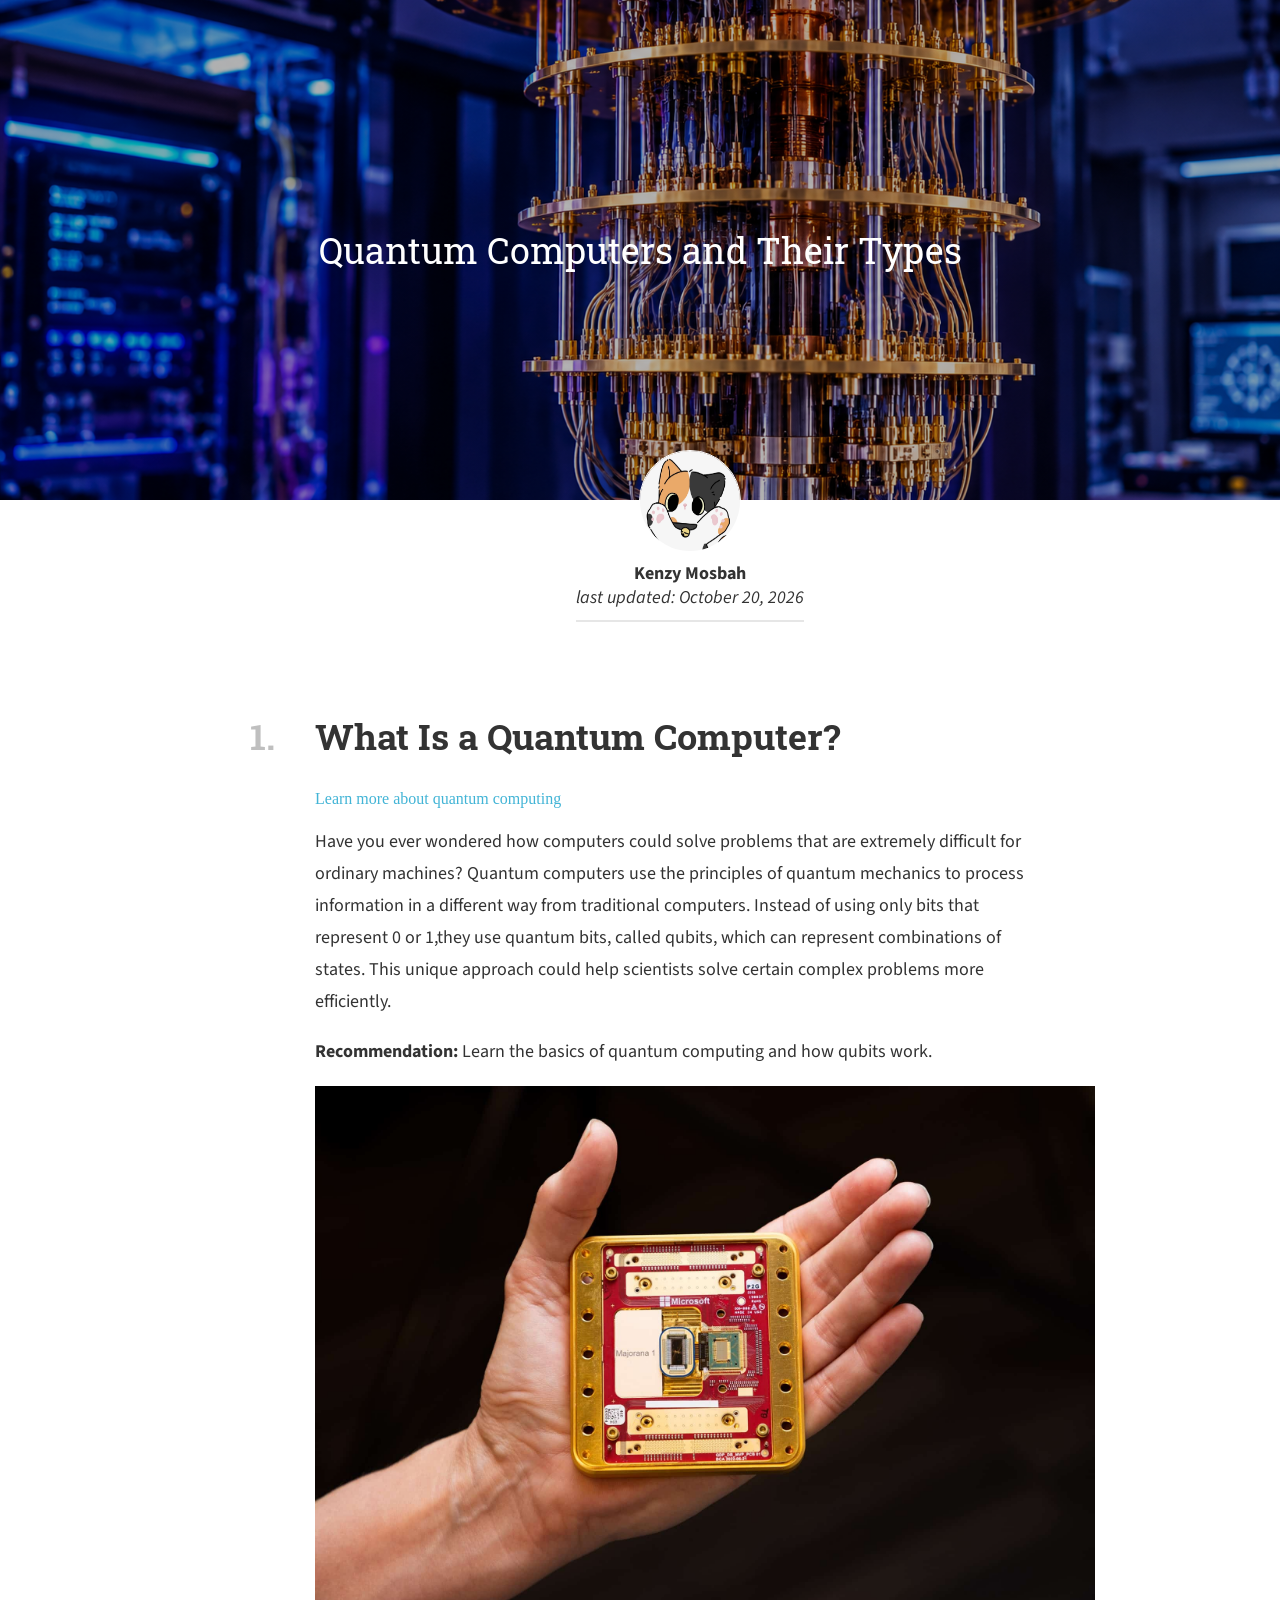
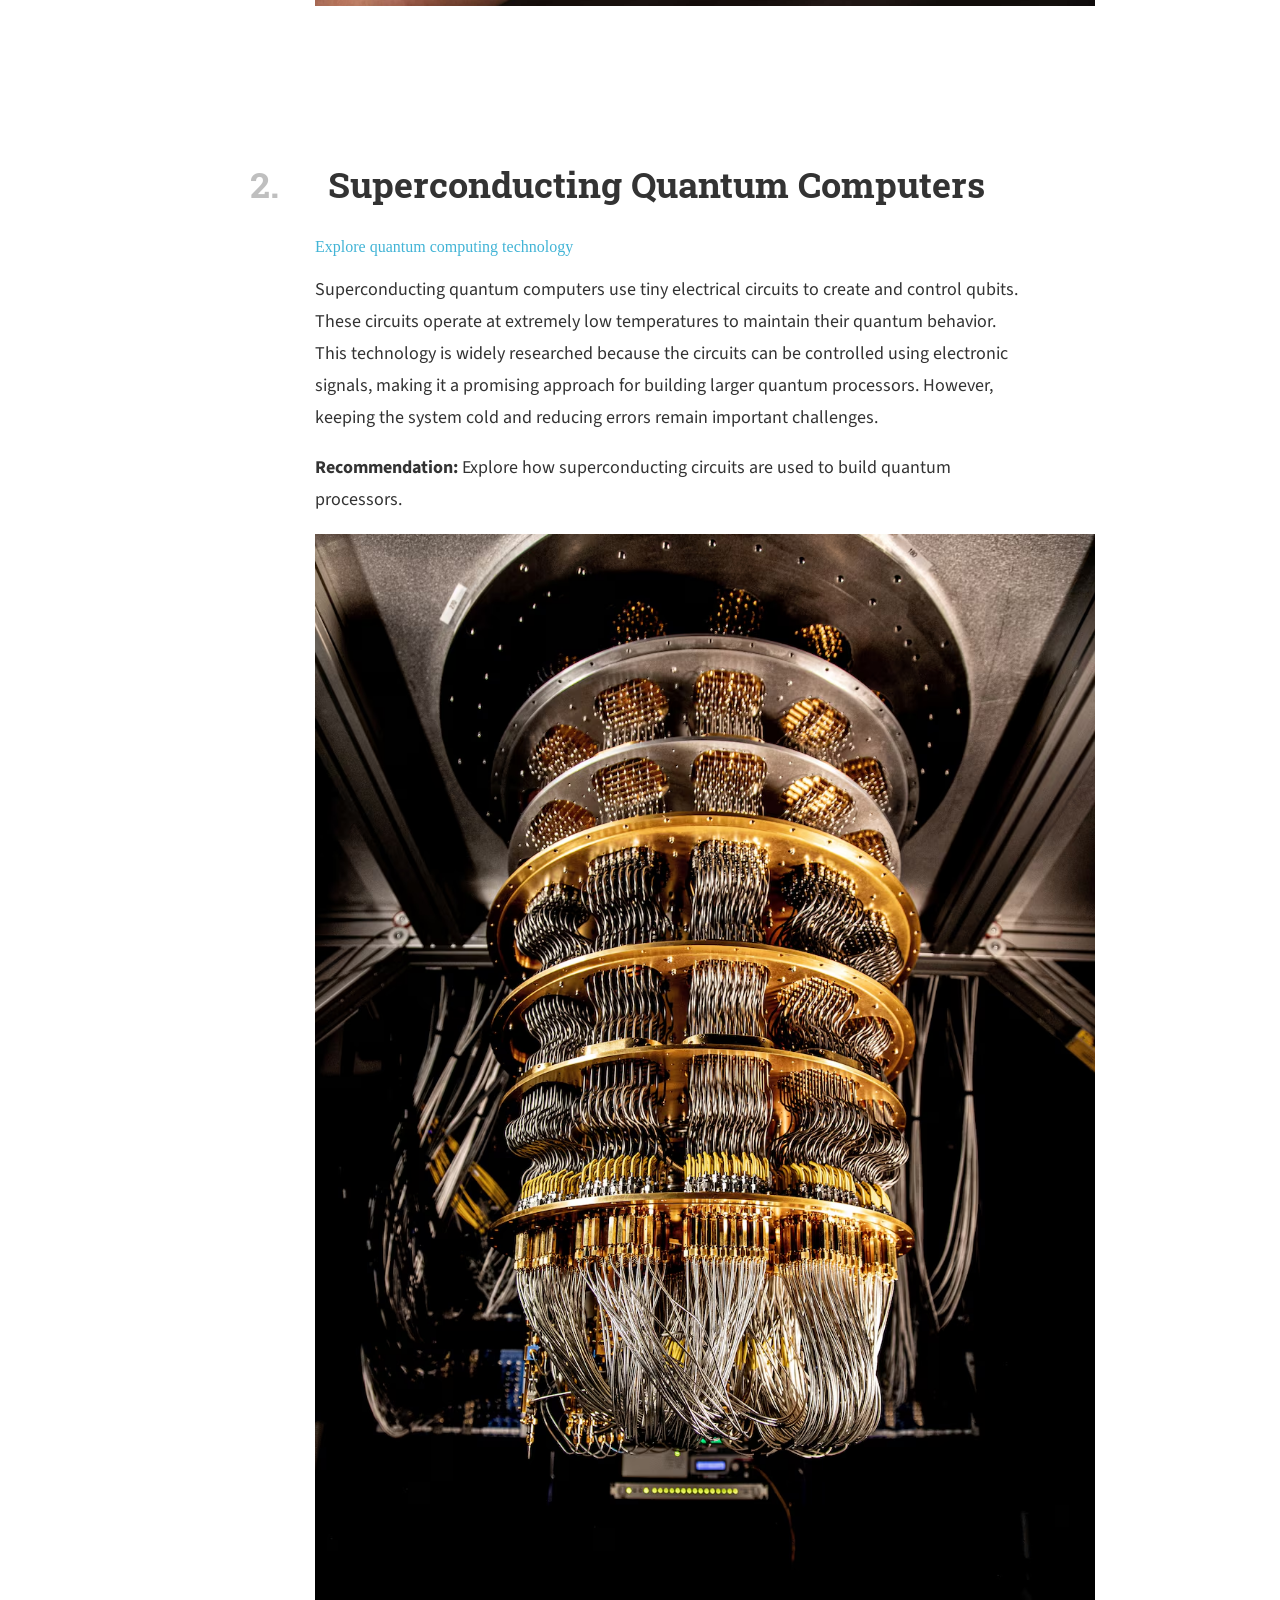
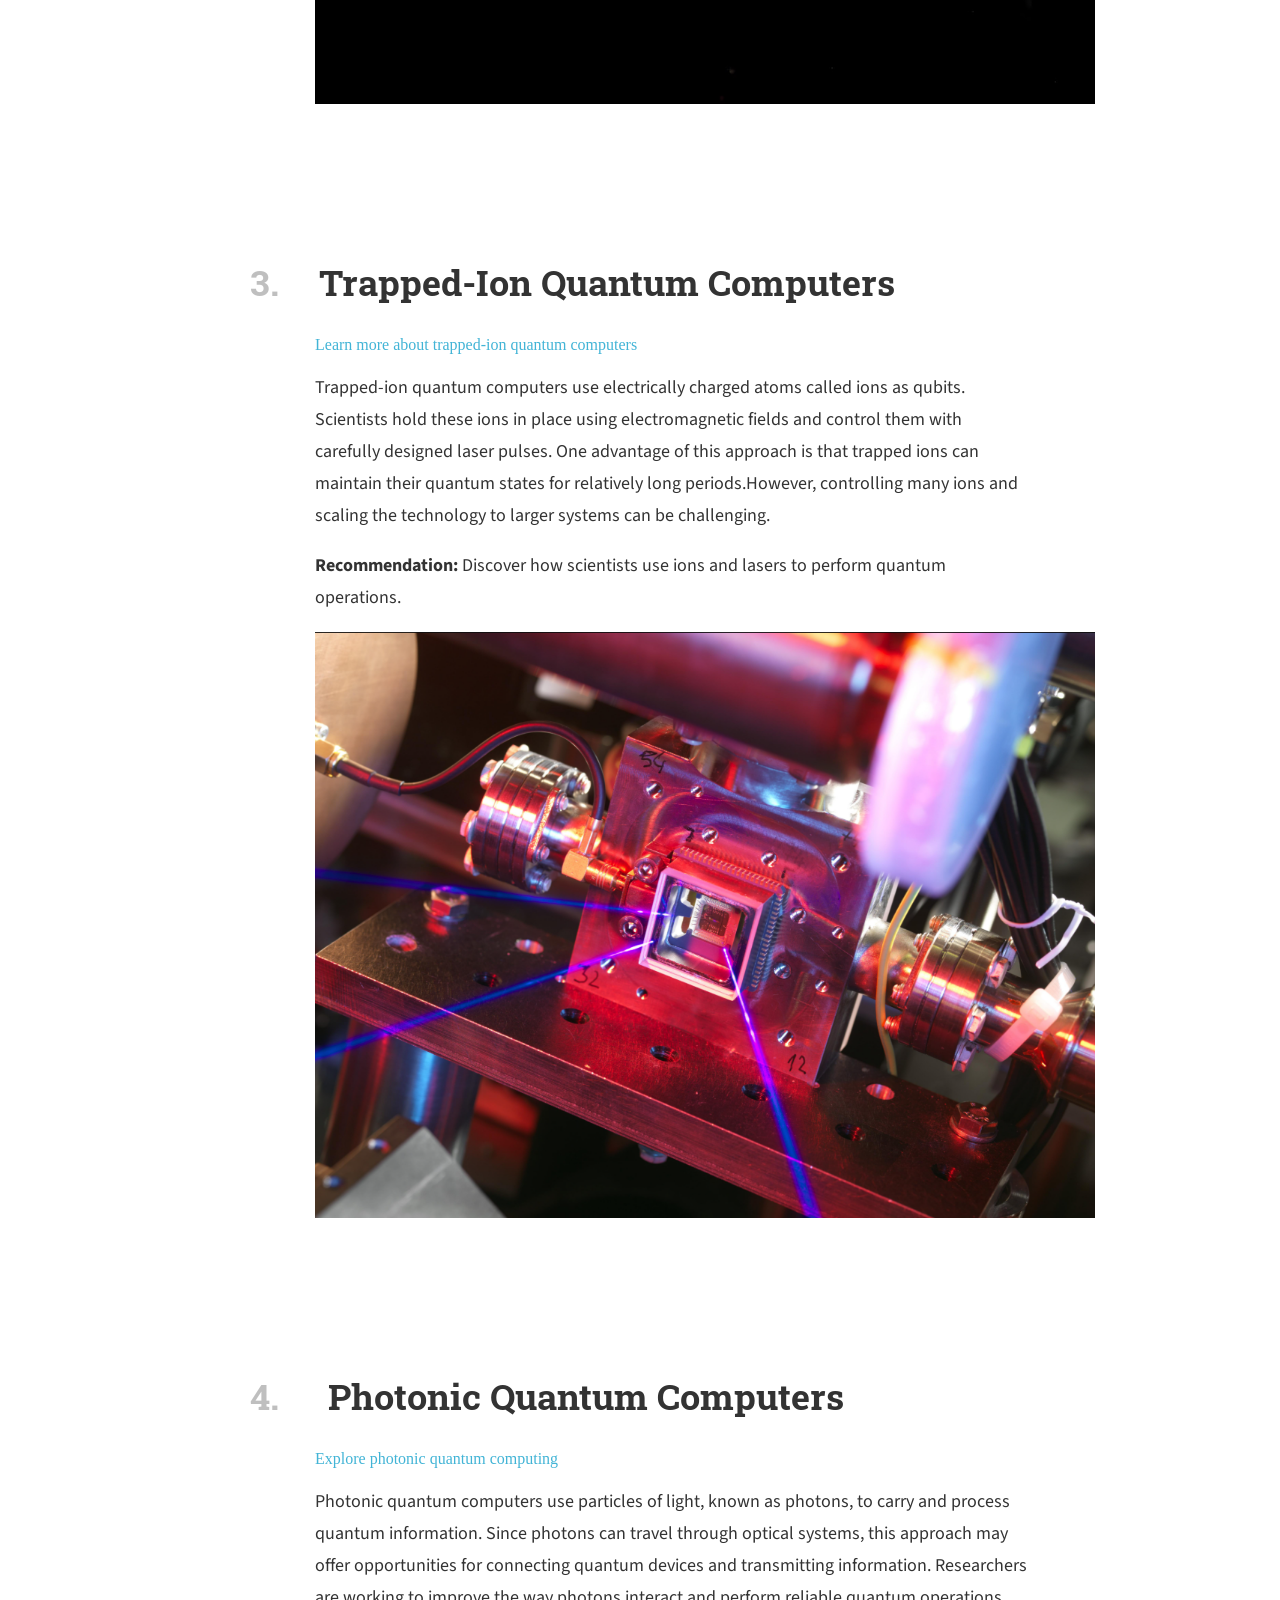
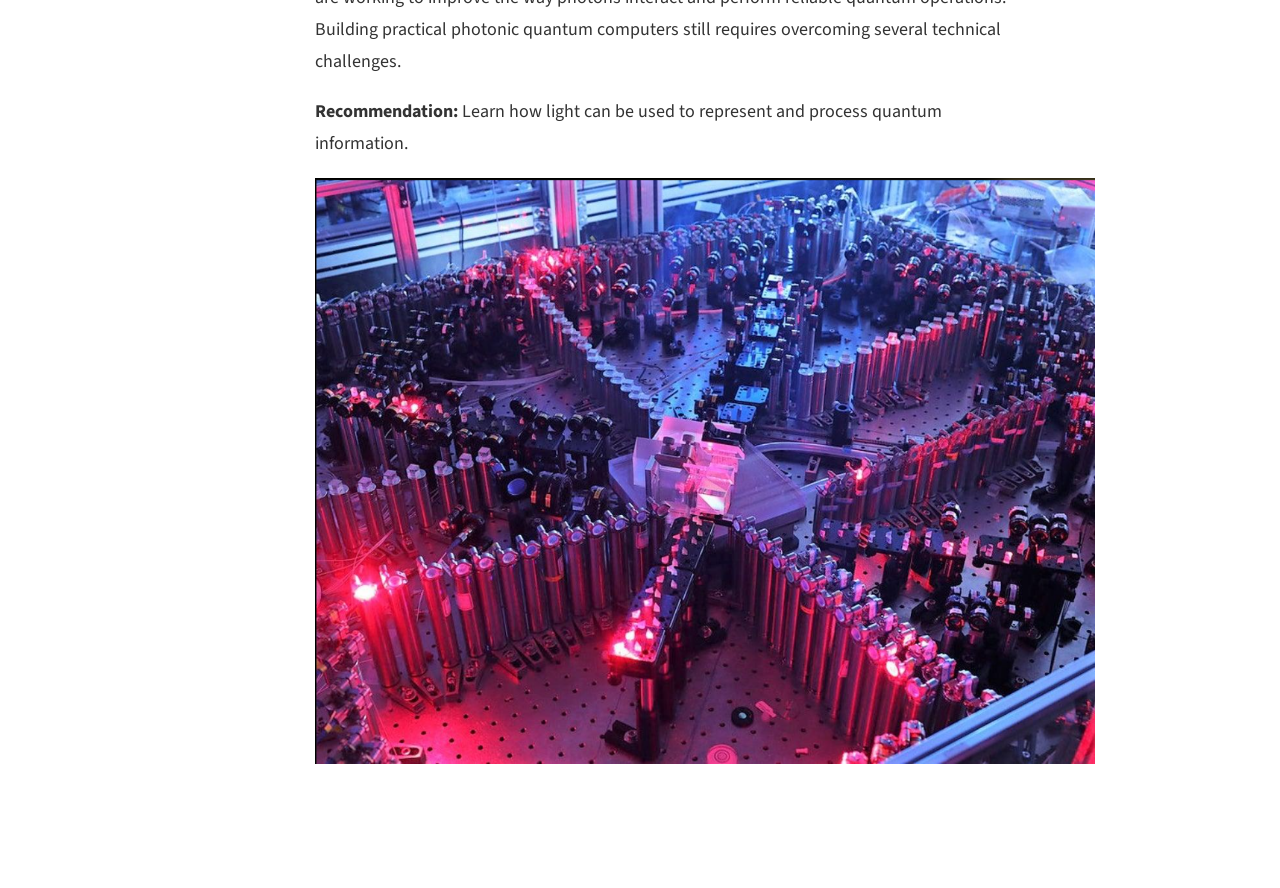
<file: Task2/index.html>
<!DOCTYPE html>
<html lang="en">
<head>
    <meta charset="UTF-8">
    <meta name="viewport" content="width=device-width, initial-scale=1.0">
    <title>Quantum Computers</title>
    <link rel="stylesheet" href="style.css">
</head>

<body>
    <header>
        <h1>
            Quantum Computers and Their Types
        </h1>
    </header>

    <div class="logo">
            <img src="images/vs.jpeg" alt="Stanford logo">
            <p>Kenzy Mosbah<br>
           <span>last updated: October 20, 2026 </span></p>
    </div>

    <div class="container">
        <div id="part1">
            <h2><span class="num">1.</span>What Is a Quantum Computer?</h2>
            <a href="https://quantum.cloud.ibm.com/learning/en">
                Learn more about quantum computing
            </a>

            <p>Have you ever wondered how computers could solve problems that are extremely difficult for ordinary machines? Quantum computers use the principles
               of quantum mechanics to process information in a different way from traditional computers. Instead of using only bits that represent 0 or 1,they use quantum bits, 
               called qubits, which can represent combinations of states. This unique approach could help scientists solve certain complex problems more efficiently.</p>
            <p class="recommendation"> <span>Recommendation: </span>Learn the basics of quantum computing and how qubits work.</p>

            <img src="images/Quantum computer processor chip.jpg" alt="Quantum computer processor chip">
        </div>
        
        <div id="part2">
            <h2><span class="num">2.</span> Superconducting Quantum Computers</h2>
            <a href="https://quantum.cloud.ibm.com/learning/en">
                Explore quantum computing technology
            </a>

            <p>Superconducting quantum computers use tiny electrical circuits to create and control qubits. These circuits operate at extremely low temperatures to maintain their quantum behavior. This technology is widely researched because the circuits can be controlled using electronic signals,
                 making it a promising approach for building larger quantum processors. However, keeping the system cold and reducing errors remain important challenges.</p>
            <p class="recommendation"> <span>Recommendation: </span>Explore how superconducting circuits are used to build quantum processors.</p>

            <img src="images/Superconducting Quantum Computers.jpg" alt="Superconducting Quantum Computers">
        </div>

        <div id="part3">
            <h2><span class="num">3.</span>Trapped-Ion Quantum Computers</h2>
            <a href="https://www.nist.gov/programs-projects/quantum-computing-trapped-ions">
                Learn more about trapped-ion quantum computers
            </a>

            <p>Trapped-ion quantum computers use electrically charged atoms called ions as qubits. Scientists hold these ions in place using electromagnetic
                fields and control them with carefully designed laser pulses. One advantage of this approach is that trapped ions can maintain their quantum 
                states for relatively long periods.However, controlling many ions and scaling the technology to larger systems can be challenging.</p>
                 
            <p class="recommendation"> <span>Recommendation: </span>Discover how scientists use ions and lasers to perform quantum operations.</p>
            
            <img src="images/Trapped-Ion Quantum Computers.png" alt="Trapped-Ion Quantum Computers">
        </div>

        <div id="part4">
            <h2><span class="num">4.</span> Photonic Quantum Computers</h2>
            <a href="https://www.xanadu.ai/hardware">
                Explore photonic quantum computing
            </a>

            <p>Photonic quantum computers use particles of light, known as photons, to carry and process quantum information. Since photons can travel through optical systems,
                 this approach may offer opportunities for connecting quantum devices and transmitting information. Researchers are working to improve the way photons interact 
                 and perform reliable quantum operations. Building practical photonic quantum computers still requires overcoming several technical challenges.</p>
            <p class="recommendation"> <span>Recommendation: </span>Learn how light can be used to represent and process quantum information.</p>

            <img src="images/Photonic Quantum Computers.png" alt="Photonic Quantum Computers">
        </div>

    </div>
</body>
</html>
</file>
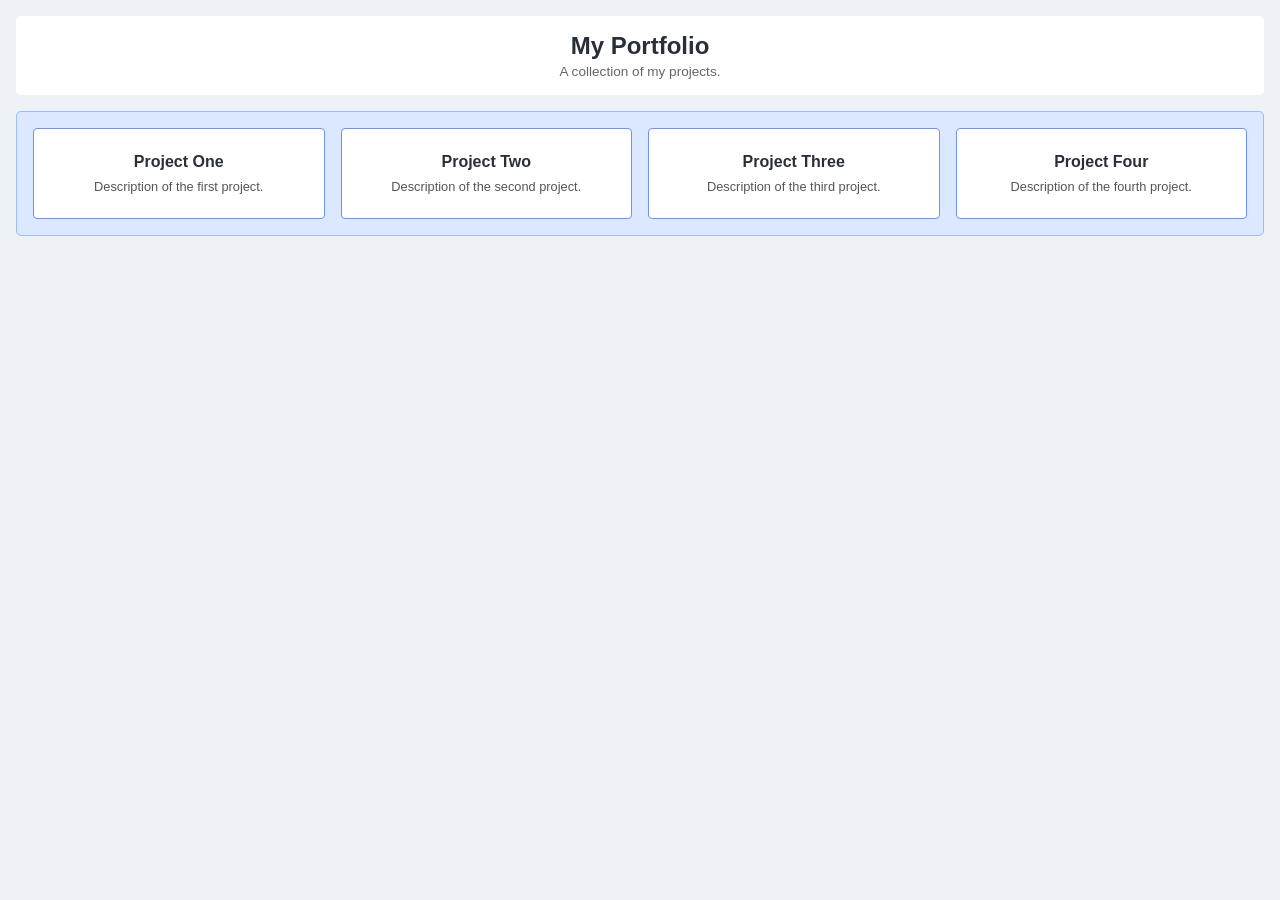
<file: Task3 p1/index.html>
<!DOCTYPE html>
<html lang="en">
<head>
    <meta charset="UTF-8">
    <meta name="viewport" content="width=device-width, initial-scale=1.0">
    <title>My Portfolio</title>
    <link rel="stylesheet" href="style.css">
</head>
<body>

    <header class="portfolio-header">
        <h1>My Portfolio</h1>
        <p>A collection of my projects.</p>
    </header>

    <main class="grid-container">

        <div class="project">
            <h2>Project One</h2>
            <p>Description of the first project.</p>
        </div>

        <div class="project">
            <h2>Project Two</h2>
            <p>Description of the second project.</p>
        </div>

        <div class="project">
            <h2>Project Three</h2>
            <p>Description of the third project.</p>
        </div>

        <div class="project">
            <h2>Project Four</h2>
            <p>Description of the fourth project.</p>
        </div>

    </main>

</body>
</html>
</file>
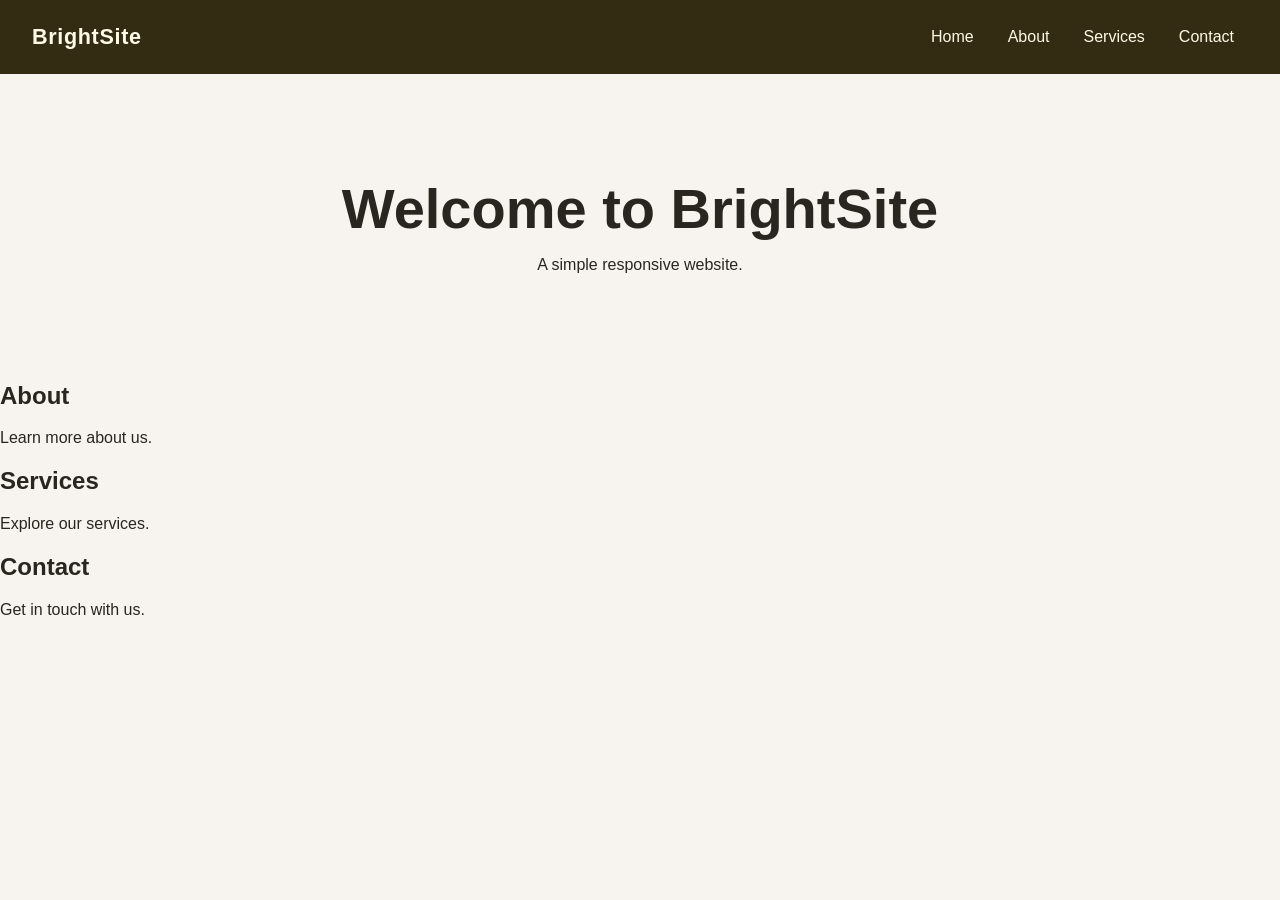
<file: Task3 p2/index.html>
<!DOCTYPE html>
<html lang="en">
<head>
    <meta charset="UTF-8">
    <meta name="viewport" content="width=device-width, initial-scale=1.0">
    <title>Responsive Navbar</title>
    <link rel="stylesheet" href="stylee.css">
    <script src="effects.js" defer></script>
</head>
<body>

    <header class="site-header">

        <a href="#" class="logo">BrightSite</a>

        <button
            class="hamburger"
            id="hamburger-menu"
            aria-label="Toggle navigation"
            aria-controls="nav-links"
            aria-expanded="false">
            ☰
        </button>

        <nav class="nav-links" id="nav-links">
            <a href="#home">Home</a>
            <a href="#about">About</a>
            <a href="#services">Services</a>
            <a href="#contact">Contact</a>
        </nav>

    </header>

    <main>
        <section id="home" class="hero">
            <h1>Welcome to BrightSite</h1>
            <p>A simple responsive website.</p>
        </section>

        <section class="cards">
            <div class="card" id="about">
                <h2>About</h2>
                <p>Learn more about us.</p>
            </div>

            <div class="card" id="services">
                <h2>Services</h2>
                <p>Explore our services.</p>
            </div>

            <div class="card" id="contact">
                <h2>Contact</h2>
                <p>Get in touch with us.</p>
            </div>
        </section>
    </main>

</body>
</html>
</file>
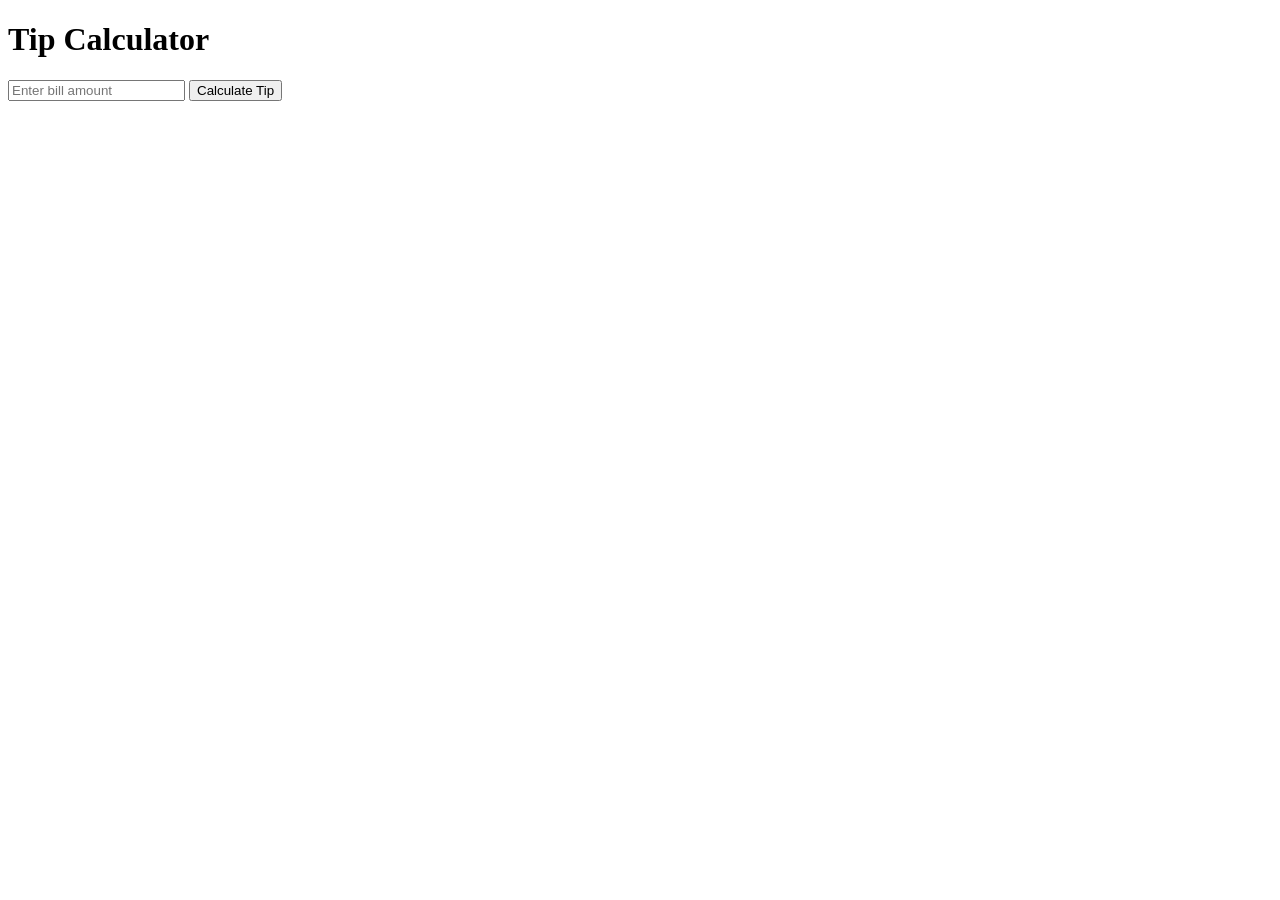
<file: Task4/index.html>
<!DOCTYPE html>
<html lang="en">
<head>
  <meta charset="UTF-8">
  <meta name="viewport" content="width=device-width, initial-scale=1.0">
  <title>Tip Calculator</title>
  <style>
    #errorMsg { color: red; display: none; margin-top: 8px; }
  </style>
</head>
<body>
  <h1>Tip Calculator</h1>

  <input type="number" id="billAmount" placeholder="Enter bill amount" min="0" step="0.01">
  <button id="calculateBtn">Calculate Tip</button>

  <p id="errorMsg"></p>
  <p id="tipAmount"></p>
  <p id="totalBill"></p>

  <script>
    const TIP_RATE = 0.15; 

    const billInput = document.getElementById("billAmount");
    const calcBtn = document.getElementById("calculateBtn");
    const tipDisplay = document.getElementById("tipAmount");
    const totalDisplay = document.getElementById("totalBill");
    const errorMsg = document.getElementById("errorMsg");

    function showError(message) {
      errorMsg.textContent = message;
      errorMsg.style.display = "block";
      tipDisplay.textContent = "";
      totalDisplay.textContent = "";
    }

    function hideError() {
      errorMsg.textContent = "";
      errorMsg.style.display = "none";
    }

    calcBtn.addEventListener("click", function () {
      const bill = parseFloat(billInput.value);

      if (isNaN(bill) || bill < 0) {
        showError("Please enter a valid bill amount.");
        return;
      }

      hideError();

      const tip = bill * TIP_RATE;
      const total = bill + tip;

      tipDisplay.textContent = "Tip: $" + tip.toFixed(2);
      totalDisplay.textContent = "Total Bill: $" + total.toFixed(2);
    });

    
    billInput.addEventListener("input", hideError);
  </script>
</body>
</html>
</file>
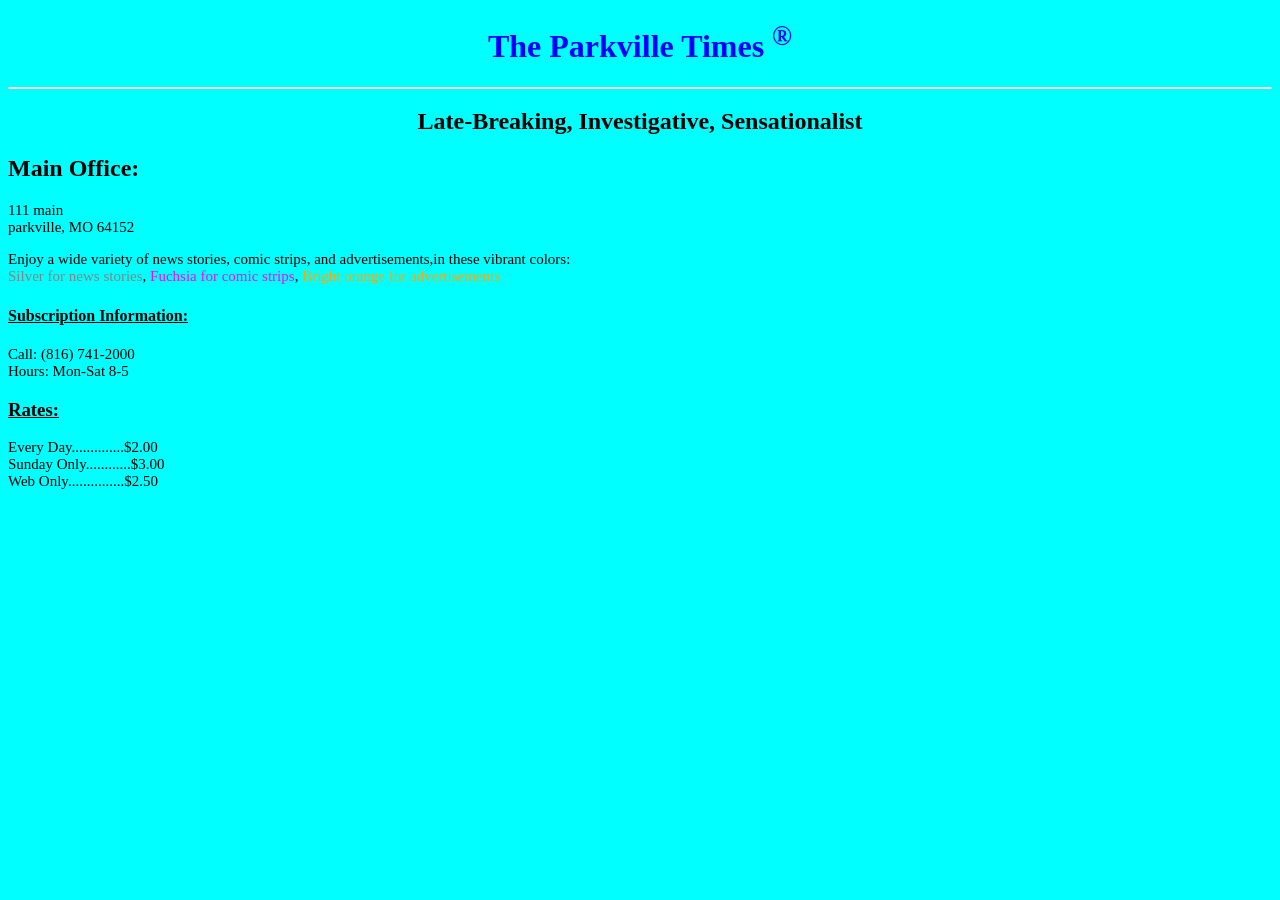
<file: Task1/Ass1.html>
<!DOCTYPE html>
<html lang="en">
<head>
    <meta charset="UTF-8">
    <meta name="viewport" content="width=device-width, initial-scale=1.0">
    <title>The Parkville Times</title>
    <link rel="stylesheet" href="ass1Style.css">
</head>

<body>
    <h1>The Parkville Times <sup>&reg;</sup></h1>
    <hr>
    <h2>late-breaking, investigative, sensationalist</h2>
    <h2 id="main-office">main office:</h2>
    <p>  111 main <br>
         parkville, MO 64152 <br>
    </p> 
    <p>
        Enjoy a wide variety of news stories, comic strips, and advertisements,in these vibrant colors:<br>
        <span id="silver"> Silver for news stories</span>, <span id="fuchsia"> Fuchsia for comic strips</span>, <span id="orange"> Bright orange for advertisements</span>
    </p>
    <h4>Subscription Information:</h4>
    <p>Call: (816) 741-2000   <br>
       Hours: Mon-Sat 8-5 
    </p>
    <h3>Rates:</h3>
    <p>
        Every Day..............$2.00    <br>
        Sunday Only............$3.00    <br>
        Web Only...............$2.50
    </p>

</body>
</html>
</file>
<file: Task2/style.css>
@import url('https://fonts.googleapis.com/css2?family=Roboto+Slab&display=swap');
@import url('https://fonts.googleapis.com/css2?family=Source+Sans+Pro&display=swap');
body{
    margin:0;
}
header{
    background-image:linear-gradient(rgba(0, 0, 0, .3), rgba(0, 0, 0, .3)), url('images/Quantum\ Cryostat\ in\ a\ Futuristic\ Lab.png');
    background-size: cover;
    background-position: center;
    height:500px;
    display: flex;
    justify-content: center;
    align-items: center;
}
header h1{
    color: white;
    font-size: 36px;
    font-family: 'Roboto Slab', serif;
    margin:0;
    font-weight: normal;
    text-align: center;
    max-width: 780px;
    width: 100%;
}

.logo{
    display: flex;
    align-items: center;
    justify-content: center;
    padding-left: 100px;
    flex-direction: column;
}
.logo img{
    width: 100px;            
    height: 100px;
    border-radius: 100%;
    margin-top: -50px;       
    position: relative;      
    z-index: 1;
    border: 1px solid white;
    border-style:thick;
}

.logo p{
    font-family: 'Source Sans Pro', sans-serif;
    font-size: 18px;
    font-weight: bold;
    color:rgb(51,51,51);
    line-height: 24px;
    text-align: center;
    margin:10px 0 0;
}
.logo p span{
    display: block;
    font-style: italic;
    font-weight: normal;
    padding-bottom: 10px;                
    border-bottom: 2px solid #e6e6e6;
}
.container{
    display: flex;
    justify-content: center;
    align-items: center;
    flex-direction: column;
    margin-top: 60px;
}
#part1, #part2, #part3, #part4 {
    max-width: 780px;
    width: 100%;
    margin-bottom: 120px;
}
#part1 h2, #part2 h2, #part3 h2, #part4 h2{
    font-family: 'Roboto Slab', serif;
    font-size: 36px;
    font-weight: bold;
    color:rgb(51,51,51);

}

#part1 h2 .num, #part2 h2 .num, #part3 h2 .num, #part4 h2 .num{
    color: rgba(0,0,0,0.25);
    padding-right: 40px;
}

#part1 p, #part2 p, #part3 p, #part4 p{
    font-family: 'Source Sans Pro', sans-serif;
    font-size: 18px;
    color:rgb(51,51,51);
    line-height: 32px;
    padding-left: 65px;
}

.recommendation span{
    font-weight: bold;
}

#part1 a, #part2 a, #part3 a, #part4 a{
    color:#42b4d6;
    font-weight: normal;
    text-decoration: none;
    padding-left: 65px;
}

#part1 a:hover, #part2 a:hover, #part3 a:hover, #part4 a:hover{
    text-decoration: underline;
}

#part1 img, #part2 img, #part3 img, #part4 img{
    width: 780px;
    height: auto;
    padding-bottom: 0px;
    padding-left: 65px;
}
</file>
<file: Task3 p1/style.css>
/* Basic Styles */
* {
    box-sizing: border-box;
}

body {
    margin: 0;
    padding: 1rem;
    font-family: Arial, Helvetica, sans-serif;
    background-color: #eef2f7;
    color: #292f3a;
}

/* Portfolio Header */
.portfolio-header {
    text-align: center;
    background-color: white;
    padding: 1rem;
    margin-bottom: 1rem;
    border-radius: 5px;
}

.portfolio-header h1 {
    margin: 0 0 0.25rem;
    font-size: 1.5rem;
}

.portfolio-header p {
    margin: 0;
    font-size: 0.85rem;
    color: #666;
}

/* Mobile: One Column */
.grid-container {
    display: grid;
    grid-template-columns: 1fr;
    gap: 1rem;
    padding: 1rem;
    background-color: #dce8ff;
    border: 1px solid #9bbcff;
    border-radius: 5px;
}

/* Project Cards */
.project {
    background-color: white;
    border: 1px solid #6d91ff;
    border-radius: 4px;
    padding: 1.5rem 1rem;
    text-align: center;
}

.project h2 {
    margin: 0 0 0.5rem;
    font-size: 1rem;
}

.project p {
    margin: 0;
    font-size: 0.8rem;
    color: #555;
}

/* Tablet: Two Columns */
@media (min-width: 768px) {
    .grid-container {
        grid-template-columns: repeat(2, minmax(0, 1fr));
    }
}

/* Desktop: Four Columns */
@media (min-width: 1024px) {
    .grid-container {
        grid-template-columns: repeat(4, minmax(0, 1fr));
    }
}
</file>
<file: Task3 p2/stylee.css>
/* Basic page styles */
* {
    box-sizing: border-box;
}

html {
    scroll-behavior: smooth;
}

body {
    margin: 0;
    font-family: Arial, Helvetica, sans-serif;
    background: #f7f4ef;
    color: #29251f;
}

/* Navigation bar: mobile-first default */
.site-header {
    display: flex;
    align-items: center;
    justify-content: space-between;
    flex-wrap: wrap;
    gap: 12px;
    padding: 16px 20px;
    background: #332c13;
    color: #fff9e6;
}

.logo {
    color: #fff9e6;
    font-size: 1.35rem;
    font-weight: 700;
    text-decoration: none;
    letter-spacing: 0.03em;
}

.hamburger {
    display: block;
    padding: 7px 11px;
    border: 1px solid #f2d9c3;
    border-radius: 8px;
    background: transparent;
    color: #fff9e6;
    font-size: 1.5rem;
    line-height: 1;
    cursor: pointer;
}

/* Mobile: hidden until the button is clicked */
.nav-links {
    display: none;
    flex-direction: column;
    align-items: stretch;
    gap: 6px;
    width: 100%;
    padding-top: 8px;
}

.nav-links.open {
    display: flex;
}

.nav-links a {
    padding: 11px 12px;
    border-radius: 6px;
    color: #fff9e6;
    text-decoration: none;
}

.nav-links a:hover,
.nav-links a:focus-visible {
    background: #5c512b;
}

/* Main page content */
.hero {
    max-width: 900px;
    margin: 0 auto;
    padding: 72px 24px 56px;
    text-align: center;
}

.eyebrow {
    color: #806b39;
    font-size: 0.85rem;
    font-weight: 700;
    letter-spacing: 0.12em;
    text-transform: uppercase;
}

.hero h1 {
    max-width: 720px;
    margin: 14px auto;
    font-size: clamp(2rem, 7vw, 3.5rem);
    line-height: 1.1;
}

.intro {
    max-width: 600px;
    margin: 0 auto 24px;
    color: #665f53;
    font-size: 1.05rem;
    line-height: 1.7;
}

.cta {
    display: inline-block;
    padding: 12px 18px;
    border-radius: 8px;
    background: #d4a017;
    color: #29251f;
    font-weight: 700;
    text-decoration: none;
}

.content {
    display: grid;
    grid-template-columns: 1fr;
    gap: 16px;
    max-width: 1000px;
    margin: 0 auto;
    padding: 0 20px 56px;
}

.info-card {
    padding: 22px;
    border: 1px solid #e6ded2;
    border-radius: 12px;
    background: #fffdf9;
    line-height: 1.6;
}

.info-card h2 {
    margin-top: 0;
}

/* Tablet and desktop: 768px and wider */
@media (min-width: 768px) {
    .site-header {
        flex-wrap: nowrap;
        padding: 18px 32px;
    }

    .hamburger {
        display: none;
    }

    .nav-links {
        display: flex;
        flex-direction: row;
        align-items: center;
        justify-content: flex-end;
        width: auto;
        padding-top: 0;
        margin-left: auto;
    }

    .nav-links a {
        padding: 10px 14px;
    }

    .content {
        grid-template-columns: repeat(3, minmax(0, 1fr));
        padding-right: 32px;
        padding-left: 32px;
    }

    .hero {
        padding-top: 90px;
        padding-bottom: 72px;
    }
}
</file>
<file: Task1/ass1Style.css>
* {
    box-sizing: border-box;
}
 body {
        background-color: cyan;
    }

h1{
    color:blue;
    text-align:center;
}
h2{
    text-align:center;
    text-transform:capitalize;
}
hr{
    border: 1px solid rgb(250, 247, 247);
}
#main-office{
    text-align:left;
    text-transform:capitalize;
}

p{
    font-size: 15px;

}
#orange{
    color:rgb(255, 165, 0);
}
#fuchsia{
    color:rgb(255, 0, 255);
}
#silver{
    color:hsl(0, 1%, 52%);
}
h3,h4{
    text-decoration:underline;
}
</file>
